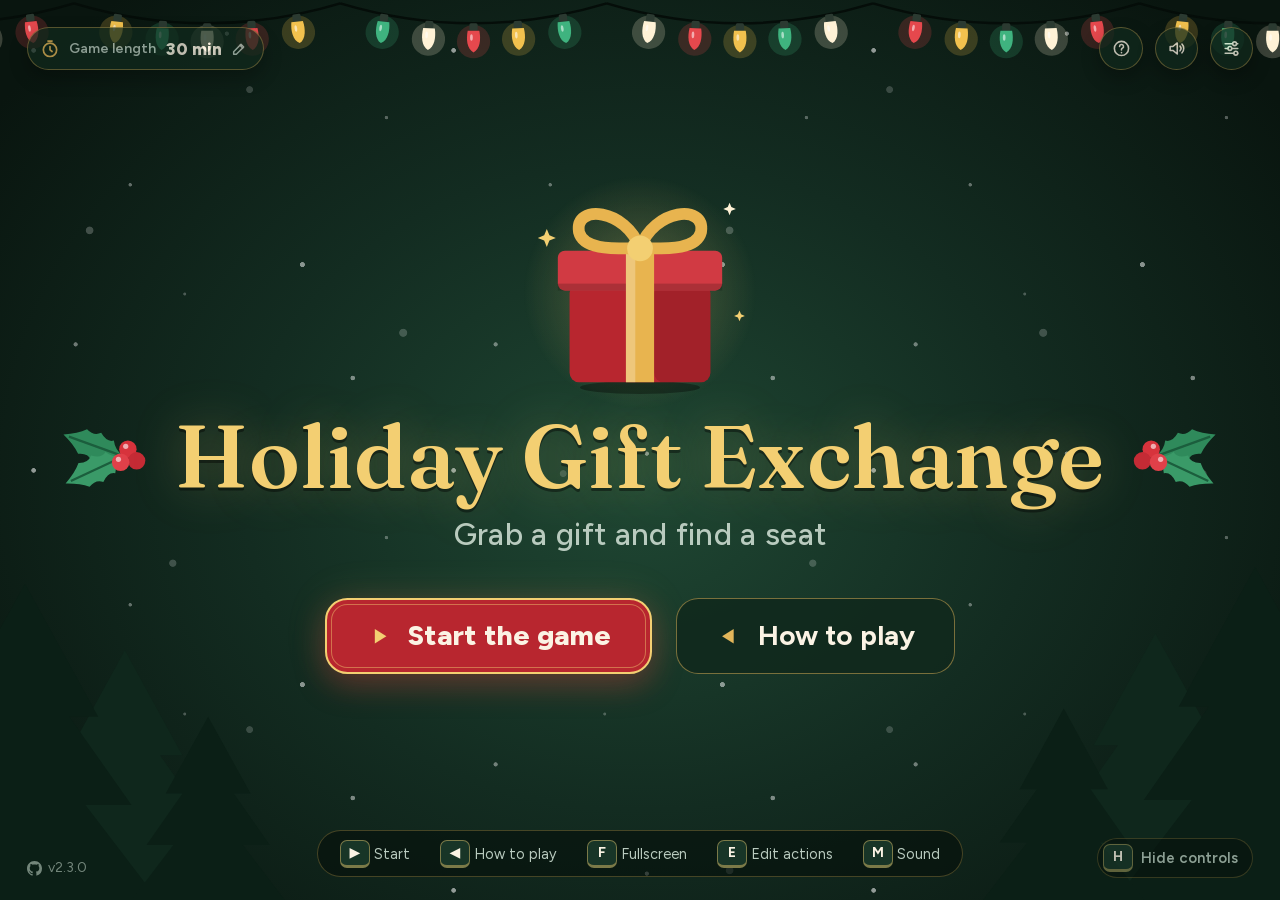
<file: index.html>
<!doctype html>
<html lang="en">
<head>
  <meta charset="utf-8">
  <meta name="viewport" content="width=device-width, initial-scale=1">
  <title></title>
  <link rel="stylesheet" href="assets/fonts/fonts.css">
  <link rel="stylesheet" href="css/styles.css">
</head>
<body>
  <!-- Icons and decorations, drawn once and reused with <use href="#id">. -->
  <svg class="sprite" aria-hidden="true" focusable="false">
    <symbol id="i-play" viewBox="0 0 24 24"><path d="M8 5.5v13l10.5-6.5z" fill="currentColor"/></symbol>
    <symbol id="i-back" viewBox="0 0 24 24"><path d="M16 5.5v13L5.5 12z" fill="currentColor"/></symbol>
    <symbol id="i-help" viewBox="0 0 24 24"><g fill="none" stroke="currentColor" stroke-width="2" stroke-linecap="round" stroke-linejoin="round"><circle cx="12" cy="12" r="9"/><path d="M9.6 9.4a2.5 2.5 0 1 1 3.5 2.3c-.7.3-1.1.9-1.1 1.7v.4"/><path d="M12 17.2v.1"/></g></symbol>
    <symbol id="i-clock" viewBox="0 0 24 24"><g fill="none" stroke="currentColor" stroke-width="2" stroke-linecap="round" stroke-linejoin="round"><circle cx="12" cy="13" r="8"/><path d="M12 9v4l2.5 2"/><path d="M9.5 2.5h5"/></g></symbol>
    <symbol id="i-pause" viewBox="0 0 24 24"><g fill="currentColor"><rect x="6" y="5" width="4" height="14" rx="1"/><rect x="14" y="5" width="4" height="14" rx="1"/></g></symbol>
    <symbol id="i-reset" viewBox="0 0 24 24"><g fill="none" stroke="currentColor" stroke-width="2.2" stroke-linecap="round" stroke-linejoin="round"><path d="M3.5 12a8.5 8.5 0 1 0 2.6-6.1"/><path d="M3.5 4v5h5"/></g></symbol>
    <symbol id="i-edit" viewBox="0 0 24 24"><g fill="none" stroke="currentColor" stroke-width="2.2" stroke-linecap="round" stroke-linejoin="round"><path d="M4 20h4L19 9l-4-4L4 16z"/><path d="M13.5 6.5l4 4"/></g></symbol>
    <symbol id="i-sound" viewBox="0 0 24 24"><g fill="none" stroke="currentColor" stroke-width="2" stroke-linecap="round" stroke-linejoin="round"><path d="M4 9.5v5h3.5L13 19V5L7.5 9.5z"/><path d="M16.5 9a4.5 4.5 0 0 1 0 6"/><path d="M19 6.5a8 8 0 0 1 0 11"/></g></symbol>
    <symbol id="i-mute" viewBox="0 0 24 24"><g fill="none" stroke="currentColor" stroke-width="2" stroke-linecap="round" stroke-linejoin="round"><path d="M4 9.5v5h3.5L13 19V5L7.5 9.5z"/><path d="M16.5 9.5l5 5M21.5 9.5l-5 5"/></g></symbol>
    <symbol id="i-sliders" viewBox="0 0 24 24"><g fill="none" stroke="currentColor" stroke-width="2" stroke-linecap="round"><path d="M4 6h9M19 6h1M4 12h3M13 12h7M4 18h11M20 18h0"/><circle cx="16" cy="6" r="2.4"/><circle cx="10" cy="12" r="2.4"/><circle cx="17.5" cy="18" r="2.4"/></g></symbol>
    <symbol id="i-github" viewBox="0 0 16 16"><path fill="currentColor" d="M8 0C3.58 0 0 3.58 0 8c0 3.54 2.29 6.53 5.47 7.59.4.07.55-.17.55-.38 0-.19-.01-.82-.01-1.49-2.01.37-2.53-.49-2.69-.94-.09-.23-.48-.94-.82-1.13-.28-.15-.68-.52-.01-.53.63-.01 1.08.58 1.23.82.72 1.21 1.87.87 2.33.66.07-.52.28-.87.51-1.07-1.78-.2-3.64-.89-3.64-3.95 0-.87.31-1.59.82-2.15-.08-.2-.36-1.02.08-2.12 0 0 .67-.21 2.2.82.64-.18 1.32-.27 2-.27.68 0 1.36.09 2 .27 1.53-1.04 2.2-.82 2.2-.82.44 1.1.16 1.92.08 2.12.51.56.82 1.27.82 2.15 0 3.07-1.87 3.75-3.65 3.95.29.25.54.73.54 1.48 0 1.07-.01 1.93-.01 2.2 0 .21.15.46.55.38A8.013 8.013 0 0016 8c0-4.42-3.58-8-8-8z"/></symbol>
    <symbol id="i-spark" viewBox="0 0 24 24"><path d="M12 1l2.9 7.1L22 11l-7.1 2.9L12 21l-2.9-7.1L2 11l7.1-2.9z" fill="currentColor"/></symbol>
    <symbol id="i-snowflake" viewBox="0 0 24 24"><g fill="none" stroke="currentColor" stroke-width="1.6" stroke-linecap="round" stroke-linejoin="round">
      <path d="M12 12V2.5M9.4 4.6L12 6.6l2.6-2"/>
      <path d="M12 12V2.5M9.4 4.6L12 6.6l2.6-2" transform="rotate(60 12 12)"/>
      <path d="M12 12V2.5M9.4 4.6L12 6.6l2.6-2" transform="rotate(120 12 12)"/>
      <path d="M12 12V2.5M9.4 4.6L12 6.6l2.6-2" transform="rotate(180 12 12)"/>
      <path d="M12 12V2.5M9.4 4.6L12 6.6l2.6-2" transform="rotate(240 12 12)"/>
      <path d="M12 12V2.5M9.4 4.6L12 6.6l2.6-2" transform="rotate(300 12 12)"/>
    </g></symbol>
    <symbol id="holly" viewBox="-50 -32 66 64">
      <g transform="rotate(200)"><path d="M0 0Q7 -2 10 -8Q14 -5 20 -10Q24 -6 30 -9Q35 -4 44 0Q35 4 30 9Q24 6 20 10Q14 5 10 8Q7 2 0 0Z" fill="#2F8A5B"/><path d="M3 0H40" stroke="#1B5E3D" stroke-width="1.6"/></g>
      <g transform="rotate(155)"><path d="M0 0Q7 -2 10 -8Q14 -5 20 -10Q24 -6 30 -9Q35 -4 44 0Q35 4 30 9Q24 6 20 10Q14 5 10 8Q7 2 0 0Z" fill="#3A9A68"/><path d="M3 0H40" stroke="#1B5E3D" stroke-width="1.6"/></g>
      <circle cx="3" cy="-5" r="6" fill="#D7333C"/><circle cx="9" cy="3" r="6" fill="#C42B35"/><circle cx="-2" cy="4" r="6" fill="#E04049"/>
      <circle cx="1.5" cy="-7" r="1.8" fill="#FFFFFF" opacity=".6"/><circle cx="-3.5" cy="2" r="1.8" fill="#FFFFFF" opacity=".6"/>
    </symbol>
    <symbol id="bow" viewBox="-115 -70 230 146">
      <path d="M-8 4L-50 70L-32 63L-24 80L8 10Z" fill="#8E1A22"/>
      <path d="M8 4L50 70L32 63L24 80L-8 10Z" fill="#A01E25"/>
      <path d="M-4 -2C-30 -52 -104 -56 -100 -12C-98 18 -40 16 -4 -2Z" fill="#C42B35"/>
      <path d="M-16 -7C-38 -36 -82 -38 -82 -14C-82 0 -46 2 -16 -7Z" fill="#8E1A22" opacity=".5"/>
      <path d="M4 -2C30 -52 104 -56 100 -12C98 18 40 16 4 -2Z" fill="#C42B35"/>
      <path d="M16 -7C38 -36 82 -38 82 -14C82 0 46 2 16 -7Z" fill="#8E1A22" opacity=".5"/>
      <rect x="-17" y="-19" width="34" height="32" rx="11" fill="#D7333C" stroke="#8E1A22" stroke-width="2"/>
      <path d="M-9 -12C-4 -15 4 -15 9 -12" fill="none" stroke="#FFFFFF" stroke-opacity=".35" stroke-width="3" stroke-linecap="round"/>
    </symbol>
    <!-- The wrapped gift from the wheel's hub, in the same units (the hub is 800 units across),
         so the title slide's gift can shrink straight into the hub. -->
    <symbol id="gift" viewBox="-46 -46 92 92">
      <g transform="translate(0 8)">
        <rect x="-30" y="-12" width="60" height="42" rx="4" fill="#B8262F"/>
        <rect x="6" y="-12" width="24" height="42" rx="4" fill="#000" opacity=".12"/>
        <rect x="-35" y="-26" width="70" height="17" rx="3" fill="#D13A43"/>
        <rect x="-35" y="-12" width="70" height="3" fill="#000" opacity=".18"/>
        <rect x="-6" y="-26" width="12" height="56" fill="#E8B44F"/>
        <rect x="-6" y="-26" width="4" height="56" fill="#FFF" opacity=".25"/>
        <g fill="none" stroke="#E8B44F" stroke-width="5" stroke-linejoin="round">
          <path d="M0 -27C6 -44 28 -46 26 -34C24 -26 10 -27 0 -27"/>
          <path d="M0 -27C-6 -44 -28 -46 -26 -34C-24 -26 -10 -27 0 -27"/>
        </g>
        <circle cx="0" cy="-27" r="5.5" fill="#F3CF72"/>
      </g>
    </symbol>
    <symbol id="bulb" viewBox="-20 -2 40 46" overflow="visible">
      <circle cy="22" r="20" fill="currentColor" opacity=".2"/>
      <rect x="-5" y="0" width="10" height="9" rx="2" fill="#2B3A31"/>
      <path d="M-7 9h14c2 10 1 22-7 26c-8-4-9-16-7-26z" fill="currentColor"/>
      <ellipse cx="-2.5" cy="17" rx="1.6" ry="4" fill="#FFFFFF" opacity=".55"/>
    </symbol>
  </svg>

  <!-- Background scenery: falling snow, pine trees, a string of lights. -->
  <div class="snow" aria-hidden="true"></div>
  <svg class="trees trees-left" viewBox="0 680 342 400" preserveAspectRatio="xMinYMax meet" aria-hidden="true">
    <path d="M150 780L81 906L219 906ZM150 846L49 990L251 990ZM150 915L24 1080L276 1080Z" fill="#0F271C"/>
    <path d="M30 700L-58 860L118 860ZM30 784L-98 966L158 966ZM30 871L-130 1080L190 1080Z" fill="#0B1F16"/>
    <path d="M250 860L199 952L301 952ZM250 908L176 1014L324 1014ZM250 959L158 1080L342 1080Z" fill="#0B1F16"/>
  </svg>
  <svg class="trees trees-right" viewBox="1563 680 357 400" preserveAspectRatio="xMaxYMax meet" aria-hidden="true">
    <path d="M1770 760L1696 894L1844 894ZM1770 830L1662 984L1878 984ZM1770 904L1636 1080L1904 1080Z" fill="#0F271C"/>
    <path d="M1890 680L1798 848L1982 848ZM1890 768L1756 960L2024 960ZM1890 860L1722 1080L2058 1080Z" fill="#0B1F16"/>
    <path d="M1660 850L1607 947L1713 947ZM1660 901L1583 1011L1737 1011ZM1660 954L1563 1080L1757 1080Z" fill="#0B1F16"/>
  </svg>
  <svg class="lights" viewBox="0 0 1920 80" preserveAspectRatio="xMidYMin slice" aria-hidden="true">
    <path class="wire" d="M-40 4Q120 52 280 4M280 4Q440 52 600 4M600 4Q760 52 920 4M920 4Q1080 52 1240 4M1240 4Q1400 52 1560 4M1560 4Q1720 52 1880 4M1880 4Q2040 52 2200 4"/>
    <g transform="translate(13 17) rotate(7)"><use href="#bulb" x="-20" y="-2" width="40" height="46" color="#E5484D"/></g>
    <g transform="translate(67 25) rotate(3)"><use href="#bulb" x="-20" y="-2" width="40" height="46" color="#F2C14E"/></g>
    <g transform="translate(120 28)"><use href="#bulb" x="-20" y="-2" width="40" height="46" color="#3FB37F"/></g>
    <g transform="translate(173 25) rotate(-3)"><use href="#bulb" x="-20" y="-2" width="40" height="46" color="#FFF2D6"/></g>
    <g transform="translate(227 17) rotate(-7)"><use href="#bulb" x="-20" y="-2" width="40" height="46" color="#E5484D"/></g>
    <g transform="translate(333 17) rotate(7)"><use href="#bulb" x="-20" y="-2" width="40" height="46" color="#F2C14E"/></g>
    <g transform="translate(387 25) rotate(3)"><use href="#bulb" x="-20" y="-2" width="40" height="46" color="#3FB37F"/></g>
    <g transform="translate(440 28)"><use href="#bulb" x="-20" y="-2" width="40" height="46" color="#FFF2D6"/></g>
    <g transform="translate(493 25) rotate(-3)"><use href="#bulb" x="-20" y="-2" width="40" height="46" color="#E5484D"/></g>
    <g transform="translate(547 17) rotate(-7)"><use href="#bulb" x="-20" y="-2" width="40" height="46" color="#F2C14E"/></g>
    <g transform="translate(653 17) rotate(7)"><use href="#bulb" x="-20" y="-2" width="40" height="46" color="#3FB37F"/></g>
    <g transform="translate(707 25) rotate(3)"><use href="#bulb" x="-20" y="-2" width="40" height="46" color="#FFF2D6"/></g>
    <g transform="translate(760 28)"><use href="#bulb" x="-20" y="-2" width="40" height="46" color="#E5484D"/></g>
    <g transform="translate(813 25) rotate(-3)"><use href="#bulb" x="-20" y="-2" width="40" height="46" color="#F2C14E"/></g>
    <g transform="translate(867 17) rotate(-7)"><use href="#bulb" x="-20" y="-2" width="40" height="46" color="#3FB37F"/></g>
    <g transform="translate(973 17) rotate(7)"><use href="#bulb" x="-20" y="-2" width="40" height="46" color="#FFF2D6"/></g>
    <g transform="translate(1027 25) rotate(3)"><use href="#bulb" x="-20" y="-2" width="40" height="46" color="#E5484D"/></g>
    <g transform="translate(1080 28)"><use href="#bulb" x="-20" y="-2" width="40" height="46" color="#F2C14E"/></g>
    <g transform="translate(1133 25) rotate(-3)"><use href="#bulb" x="-20" y="-2" width="40" height="46" color="#3FB37F"/></g>
    <g transform="translate(1187 17) rotate(-7)"><use href="#bulb" x="-20" y="-2" width="40" height="46" color="#FFF2D6"/></g>
    <g transform="translate(1293 17) rotate(7)"><use href="#bulb" x="-20" y="-2" width="40" height="46" color="#E5484D"/></g>
    <g transform="translate(1347 25) rotate(3)"><use href="#bulb" x="-20" y="-2" width="40" height="46" color="#F2C14E"/></g>
    <g transform="translate(1400 28)"><use href="#bulb" x="-20" y="-2" width="40" height="46" color="#3FB37F"/></g>
    <g transform="translate(1453 25) rotate(-3)"><use href="#bulb" x="-20" y="-2" width="40" height="46" color="#FFF2D6"/></g>
    <g transform="translate(1507 17) rotate(-7)"><use href="#bulb" x="-20" y="-2" width="40" height="46" color="#E5484D"/></g>
    <g transform="translate(1613 17) rotate(7)"><use href="#bulb" x="-20" y="-2" width="40" height="46" color="#F2C14E"/></g>
    <g transform="translate(1667 25) rotate(3)"><use href="#bulb" x="-20" y="-2" width="40" height="46" color="#3FB37F"/></g>
    <g transform="translate(1720 28)"><use href="#bulb" x="-20" y="-2" width="40" height="46" color="#FFF2D6"/></g>
    <g transform="translate(1773 25) rotate(-3)"><use href="#bulb" x="-20" y="-2" width="40" height="46" color="#E5484D"/></g>
    <g transform="translate(1827 17) rotate(-7)"><use href="#bulb" x="-20" y="-2" width="40" height="46" color="#F2C14E"/></g>
  </svg>

  <main id="app">
    <header class="top">
      <svg class="holly" aria-hidden="true"><use href="#holly"/></svg>
      <h1 data-text="heading"></h1>
      <svg class="holly flip" aria-hidden="true"><use href="#holly"/></svg>
    </header>

    <div class="timer" id="timer">
      <button type="button" class="timer-time" id="timer-time" data-title="timerSetMinutes">30:00</button>
      <span class="timer-status" id="timer-status"></span>
      <div class="timer-controls">
        <button type="button" id="timer-toggle" class="icon-btn"><svg aria-hidden="true"><use href="#i-play"/></svg></button>
        <button type="button" id="timer-reset" class="icon-btn" data-title="timerResetButton" data-aria-label="timerResetButton"><svg aria-hidden="true"><use href="#i-reset"/></svg></button>
        <button type="button" id="timer-edit" class="icon-btn" data-title="timerSetMinutes" data-aria-label="timerSetMinutes"><svg aria-hidden="true"><use href="#i-edit"/></svg></button>
      </div>
    </div>

    <section class="stage" id="stage">
      <div class="wheel-wrap">
        <canvas id="wheel" data-aria-label="wheelLabel"></canvas>
        <svg class="pointer" id="pointer" viewBox="0 0 60 72" aria-hidden="true">
          <path d="M30 69L6 17A26 26 0 0 1 54 17Z" fill="#FBF1DE" stroke="#8E1A22" stroke-width="4" stroke-linejoin="round"/>
          <path d="M30 10.5l3.4 7 7.7 1.1-5.6 5.4 1.3 7.7-6.8-3.6-6.8 3.6 1.3-7.7-5.6-5.4 7.7-1.1z" fill="#E8B44F" stroke="#9C6E22" stroke-width="1.2" stroke-linejoin="round"/>
        </svg>
      </div>
    </section>

    <footer class="hint" id="hint">
      <span><kbd>▶</kbd> <span data-text="hintSpin"></span></span>
      <span><kbd>◀</kbd> <span data-text="hintDismiss"></span></span>
      <span><kbd>F</kbd> <span data-text="hintFullscreen"></span></span>
      <span><kbd>T</kbd> <span data-text="hintTimer"></span></span>
      <span><kbd>R</kbd> <span data-text="hintReset"></span></span>
      <span><kbd>E</kbd> <span data-text="hintEdit"></span></span>
      <span><kbd>M</kbd> <span data-text="hintSound"></span></span>
      <span><kbd>I</kbd> <span data-text="hintRules"></span></span>
    </footer>

    <div class="corner">
      <button type="button" id="rules-btn" class="icon-btn" data-title="rulesButtonTip" data-aria-label="rulesButtonTip"><svg aria-hidden="true"><use href="#i-help"/></svg></button>
      <button type="button" id="sound-btn" class="icon-btn"><svg aria-hidden="true"><use href="#i-sound"/></svg></button>
      <button type="button" id="edit-btn" class="icon-btn" data-title="editActionsButton" data-aria-label="editActionsButton"><svg aria-hidden="true"><use href="#i-sliders"/></svg></button>
    </div>

    <button type="button" class="ui-toggle" id="ui-toggle" data-title="showHideControlsButton"><kbd>H</kbd> <span id="ui-toggle-label"></span></button>

    <a class="version" id="version" href="https://github.com/kevarch/holiday-gift-exchange-party-game" target="_blank" rel="noopener" data-title="versionLink" hidden><svg aria-hidden="true"><use href="#i-github"/></svg><span id="version-label"></span></a>
  </main>

  <!-- Title slide, shown on load until the game starts. The game's own title (.top) is
       scaled up into the empty slot here, then glides back into place when the game starts. -->
  <section class="splash" id="splash" hidden>
    <button type="button" class="game-length" id="splash-length" data-title="timerSetMinutes">
      <svg class="gl-icon" aria-hidden="true"><use href="#i-clock"/></svg>
      <span class="gl-label" data-text="splashLengthLabel"></span>
      <span class="gl-value" id="splash-length-value"></span>
      <svg class="gl-edit" aria-hidden="true"><use href="#i-edit"/></svg>
    </button>
    <div class="splash-body">
      <div class="splash-gift" aria-hidden="true">
        <svg class="gift-spark s1"><use href="#i-spark"/></svg>
        <svg class="gift-spark s2"><use href="#i-spark"/></svg>
        <svg class="gift-spark s3"><use href="#i-spark"/></svg>
        <svg class="gift-box" id="splash-gift"><use href="#gift"/></svg>
      </div>
      <div class="splash-slot" id="splash-slot" aria-hidden="true"></div>
      <p class="splash-sub" data-text="splashSubtitle"></p>
      <div class="splash-buttons">
        <button type="button" class="big-btn start" id="splash-start"><svg aria-hidden="true"><use href="#i-play"/></svg><span data-text="startButton"></span></button>
        <button type="button" class="big-btn soft" id="splash-rules"><svg aria-hidden="true"><use href="#i-back"/></svg><span data-text="rulesButton"></span></button>
      </div>
    </div>
    <footer class="hint splash-hint">
      <span><kbd>▶</kbd> <span data-text="hintStart"></span></span>
      <span><kbd>◀</kbd> <span data-text="hintRules"></span></span>
      <span><kbd>F</kbd> <span data-text="hintFullscreen"></span></span>
      <span><kbd>E</kbd> <span data-text="hintEdit"></span></span>
      <span><kbd>M</kbd> <span data-text="hintSound"></span></span>
    </footer>
  </section>

  <div class="result rules" id="rules" hidden>
    <div class="result-card rules-card" role="dialog" aria-modal="true" aria-labelledby="rules-title">
      <svg class="rules-holly" aria-hidden="true"><use href="#holly"/></svg>
      <div class="result-kicker" id="rules-title"><svg class="spark" aria-hidden="true"><use href="#i-spark"/></svg><span data-text="rulesTitle"></span><svg class="spark" aria-hidden="true"><use href="#i-spark"/></svg></div>
      <ol class="rules-steps">
        <li><span class="step-num" aria-hidden="true">1</span><span class="step-text" data-html="rulesStep1"></span></li>
        <li><span class="step-num" aria-hidden="true">2</span><span class="step-text" data-html="rulesStep2"></span></li>
        <li><span class="step-num" aria-hidden="true">3</span><span class="step-text"><span data-html="rulesStep3"></span><span class="rules-actions" id="rules-actions"></span></span></li>
        <li><span class="step-num" aria-hidden="true">4</span><span class="step-text" id="rules-step4"></span></li>
      </ol>
      <div class="rules-buttons">
        <button type="button" class="big-btn small ink" id="rules-close"><svg aria-hidden="true"><use href="#i-back"/></svg><span data-text="rulesClose"></span></button>
        <button type="button" class="big-btn small start" id="rules-start"><svg aria-hidden="true"><use href="#i-play"/></svg><span data-text="startButton"></span></button>
      </div>
    </div>
  </div>

  <div class="result" id="result" hidden>
    <div class="result-card">
      <svg class="bow" aria-hidden="true"><use href="#bow"/></svg>
      <div class="result-kicker"><svg class="spark" aria-hidden="true"><use href="#i-spark"/></svg><span data-text="resultKicker"></span><svg class="spark" aria-hidden="true"><use href="#i-spark"/></svg></div>
      <div class="result-text" id="result-text"></div>
      <div class="result-details" id="result-details"></div>
      <div class="result-next" data-text="resultNext"></div>
    </div>
  </div>

  <div class="result gameover" id="gameover" hidden>
    <div class="result-card">
      <div class="medallion" aria-hidden="true"><svg><use href="#i-snowflake"/></svg></div>
      <div class="result-kicker"><svg class="spark" aria-hidden="true"><use href="#i-spark"/></svg><span data-text="gameoverKicker"></span><svg class="spark" aria-hidden="true"><use href="#i-spark"/></svg></div>
      <div class="result-text" data-text="gameoverTitle"></div>
      <div class="result-details" data-text="gameoverDetails"></div>
      <div class="result-next" data-text="gameoverNext"></div>
      <svg class="icicles" viewBox="0 -4 1000 66" preserveAspectRatio="none" aria-hidden="true"><path d="M0 -4L0 0L15 40L30 0L50 0L60 22L70 0L95 0L110 58L125 0L150 0L159 26L168 0L190 0L206 46L222 0L250 0L258 20L266 0L290 0L305 62L320 0L345 0L355 30L365 0L390 0L405 44L420 0L450 0L458 18L466 0L490 0L506 56L522 0L548 0L557 28L566 0L590 0L605 48L620 0L650 0L659 22L668 0L690 0L706 60L722 0L750 0L759 26L768 0L790 0L805 42L820 0L850 0L858 20L866 0L890 0L906 54L922 0L950 0L959 30L968 0L1000 0L1000 -4Z"/></svg>
    </div>
  </div>

  <div class="editor" id="timer-editor" hidden>
    <form class="editor-card timer-card" id="timer-form">
      <h2 data-text="timerEditorTitle"></h2>
      <p class="editor-help" data-text="timerEditorHelp"></p>
      <label class="timer-field">
        <input type="number" id="timer-minutes" min="1" max="600" step="1" required>
        <span data-text="timerEditorUnit"></span>
      </label>
      <p class="editor-error" id="timer-error"></p>
      <div class="editor-buttons">
        <span class="spacer"></span>
        <button type="button" id="timer-cancel" class="btn ghost" data-text="cancel"></button>
        <button type="submit" class="btn primary" data-text="save"></button>
      </div>
    </form>
  </div>

  <div class="editor" id="editor" hidden>
    <form class="editor-card" id="editor-form">
      <div class="editor-head">
        <span class="editor-badge" aria-hidden="true"><svg><use href="#i-sliders"/></svg></span>
        <h2 data-text="actionsEditorTitle"></h2>
      </div>
      <p class="editor-help" data-html="actionsEditorHelp"></p>
      <textarea id="editor-text" rows="10" spellcheck="true" wrap="off" data-aria-label="actionsEditorTitle"></textarea>
      <p class="editor-error" id="editor-error"></p>
      <div class="editor-buttons">
        <button type="button" id="editor-reset" class="btn ghost" data-text="actionsEditorReset"></button>
        <span class="spacer"></span>
        <button type="button" id="editor-cancel" class="btn ghost" data-text="cancel"></button>
        <button type="submit" class="btn primary" data-text="save"></button>
      </div>
    </form>
  </div>

  <canvas class="confetti" id="confetti" aria-hidden="true"></canvas>

  <script src="js/version.js"></script>
  <script src="js/strings.js"></script>
  <script src="js/actions.js"></script>
  <script src="js/app.js"></script>
</body>
</html>
</file>
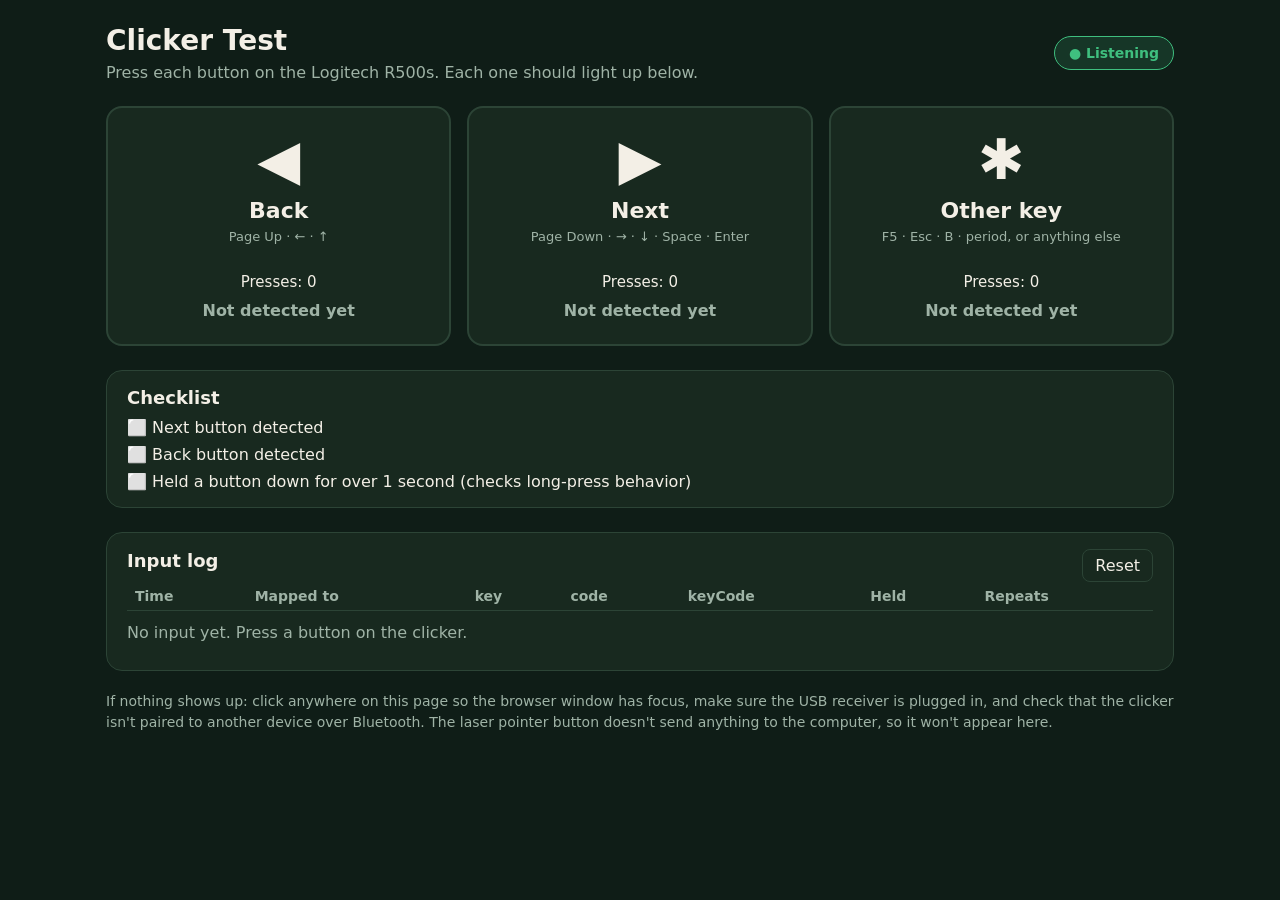
<file: clicker-test.html>
<!doctype html>
<html lang="en">
<head>
<meta charset="utf-8">
<meta name="viewport" content="width=device-width, initial-scale=1">
<title>Clicker Test</title>
<style>
  :root {
    --bg: #0f1d17;
    --panel: #18291f;
    --border: #2c4436;
    --fg: #f3efe6;
    --muted: #9fb3a6;
    --green: #3fbf7f;
    --red: #e0524d;
    --gold: #f2c14e;
  }
  * { box-sizing: border-box; }
  html, body { height: 100%; }
  body {
    margin: 0;
    font-family: system-ui, -apple-system, "Segoe UI", sans-serif;
    background: var(--bg);
    color: var(--fg);
  }
  main { max-width: 1100px; margin: 0 auto; padding: 24px 16px 40px; }
  header { display: flex; flex-wrap: wrap; align-items: center; justify-content: space-between; gap: 12px; }
  h1 { margin: 0; font-size: 28px; }
  .sub { color: var(--muted); margin: 6px 0 0; }
  .focus {
    padding: 8px 14px; border-radius: 999px; font-weight: 600; font-size: 14px;
    border: 1px solid var(--border);
  }
  .focus.on { background: rgba(63,191,127,.15); color: var(--green); border-color: var(--green); }
  .focus.off { background: rgba(224,82,77,.15); color: var(--red); border-color: var(--red); }

  .buttons { display: grid; grid-template-columns: repeat(3, 1fr); gap: 16px; margin-top: 24px; }
  .btn {
    background: var(--panel); border: 2px solid var(--border); border-radius: 16px;
    padding: 24px 16px; text-align: center; transition: background .12s, border-color .12s, transform .12s;
  }
  .btn .icon { font-size: 56px; line-height: 1; }
  .btn .name { font-size: 22px; font-weight: 700; margin-top: 10px; }
  .btn .keys { color: var(--muted); font-size: 13px; margin-top: 6px; min-height: 2.6em; }
  .btn .count { font-size: 15px; margin-top: 10px; }
  .btn .status { margin-top: 10px; font-weight: 700; color: var(--muted); }
  .btn.ok .status { color: var(--green); }
  .btn.down { background: rgba(242,193,78,.18); border-color: var(--gold); transform: scale(1.03); }

  .checklist { margin-top: 24px; background: var(--panel); border: 1px solid var(--border); border-radius: 16px; padding: 16px 20px; }
  .checklist h2, .log h2 { margin: 0 0 10px; font-size: 18px; }
  .checklist ul { list-style: none; margin: 0; padding: 0; display: grid; gap: 8px; }
  .checklist li::before { content: "⬜ "; }
  .checklist li.done::before { content: "✅ "; }
  .checklist li.done { color: var(--green); }

  .log { margin-top: 24px; background: var(--panel); border: 1px solid var(--border); border-radius: 16px; padding: 16px 20px; }
  .log-head { display: flex; justify-content: space-between; align-items: center; gap: 12px; }
  button.reset {
    background: transparent; color: var(--fg); border: 1px solid var(--border);
    border-radius: 8px; padding: 6px 12px; font: inherit; cursor: pointer;
  }
  button.reset:hover { border-color: var(--muted); }
  .table-wrap { overflow-x: auto; }
  table { width: 100%; border-collapse: collapse; font-size: 14px; font-variant-numeric: tabular-nums; }
  th, td { text-align: left; padding: 6px 8px; border-bottom: 1px solid var(--border); white-space: nowrap; }
  th { color: var(--muted); font-weight: 600; }
  td.mapped-next { color: var(--green); font-weight: 600; }
  td.mapped-back { color: var(--gold); font-weight: 600; }
  td.mapped-other { color: #7fb4ff; font-weight: 600; }
  .empty { color: var(--muted); padding: 12px 0; }
  .tips { color: var(--muted); font-size: 14px; margin-top: 20px; line-height: 1.5; }

  @media (max-width: 700px) {
    .buttons { grid-template-columns: 1fr; }
  }
</style>
</head>
<body>
<main>
  <header>
    <div>
      <h1>Clicker Test</h1>
      <p class="sub">Press each button on the Logitech R500s. Each one should light up below.</p>
    </div>
    <div id="focus" class="focus on">● Listening</div>
  </header>

  <section class="buttons">
    <div class="btn" id="btn-back">
      <div class="icon">◀</div>
      <div class="name">Back</div>
      <div class="keys">Page Up · ← · ↑</div>
      <div class="count">Presses: <span>0</span></div>
      <div class="status">Not detected yet</div>
    </div>
    <div class="btn" id="btn-next">
      <div class="icon">▶</div>
      <div class="name">Next</div>
      <div class="keys">Page Down · → · ↓ · Space · Enter</div>
      <div class="count">Presses: <span>0</span></div>
      <div class="status">Not detected yet</div>
    </div>
    <div class="btn" id="btn-other">
      <div class="icon">✱</div>
      <div class="name">Other key</div>
      <div class="keys">F5 · Esc · B · period, or anything else</div>
      <div class="count">Presses: <span>0</span></div>
      <div class="status">Not detected yet</div>
    </div>
  </section>

  <section class="checklist">
    <h2>Checklist</h2>
    <ul>
      <li id="chk-next">Next button detected</li>
      <li id="chk-back">Back button detected</li>
      <li id="chk-hold">Held a button down for over 1 second (checks long-press behavior)</li>
    </ul>
  </section>

  <section class="log">
    <div class="log-head">
      <h2>Input log</h2>
      <button class="reset" id="reset" type="button">Reset</button>
    </div>
    <div class="table-wrap">
      <table>
        <thead>
          <tr><th>Time</th><th>Mapped to</th><th>key</th><th>code</th><th>keyCode</th><th>Held</th><th>Repeats</th></tr>
        </thead>
        <tbody id="log-body"></tbody>
      </table>
    </div>
    <div class="empty" id="log-empty">No input yet. Press a button on the clicker.</div>
  </section>

  <p class="tips">
    If nothing shows up: click anywhere on this page so the browser window has focus, make sure the USB receiver is plugged in,
    and check that the clicker isn't paired to another device over Bluetooth. The laser pointer button doesn't send anything to the computer,
    so it won't appear here.
  </p>
</main>

<script>
(function () {
  var NEXT_KEYS = ['PageDown', 'ArrowRight', 'ArrowDown', ' ', 'Enter'];
  var BACK_KEYS = ['PageUp', 'ArrowLeft', 'ArrowUp', 'Backspace'];

  var cards = {
    next: document.getElementById('btn-next'),
    back: document.getElementById('btn-back'),
    other: document.getElementById('btn-other')
  };
  var counts = { next: 0, back: 0, other: 0 };
  var logBody = document.getElementById('log-body');
  var logEmpty = document.getElementById('log-empty');
  var focusEl = document.getElementById('focus');

  // Track keys currently held: code -> { start, repeats, row }
  var held = {};

  function classify(key) {
    if (NEXT_KEYS.indexOf(key) !== -1) return 'next';
    if (BACK_KEYS.indexOf(key) !== -1) return 'back';
    return 'other';
  }

  function label(kind) {
    return kind === 'next' ? 'Next' : kind === 'back' ? 'Back' : 'Other';
  }

  function displayKey(key) {
    return key === ' ' ? 'Space' : key;
  }

  function timeStr(d) {
    return d.toLocaleTimeString([], { hour12: false }) + '.' + String(d.getMilliseconds()).padStart(3, '0');
  }

  function cell(text, cls) {
    var td = document.createElement('td');
    td.textContent = text;
    if (cls) td.className = cls;
    return td;
  }

  function markChecklist(id) {
    document.getElementById(id).classList.add('done');
  }

  document.addEventListener('keydown', function (e) {
    // Stop the browser from scrolling or navigating on these keys.
    e.preventDefault();

    var id = e.code || e.key;
    if (held[id]) {
      held[id].repeats++;
      held[id].row.children[6].textContent = held[id].repeats;
      return;
    }

    var kind = classify(e.key);
    counts[kind]++;
    var card = cards[kind];
    card.classList.add('down', 'ok');
    card.querySelector('.count span').textContent = counts[kind];
    card.querySelector('.status').textContent = '✓ Working · last key: ' + displayKey(e.key);
    if (kind === 'next') markChecklist('chk-next');
    if (kind === 'back') markChecklist('chk-back');

    var row = document.createElement('tr');
    row.appendChild(cell(timeStr(new Date())));
    row.appendChild(cell(label(kind), 'mapped-' + kind));
    row.appendChild(cell(displayKey(e.key)));
    row.appendChild(cell(e.code || '—'));
    row.appendChild(cell(String(e.keyCode)));
    row.appendChild(cell('…'));
    row.appendChild(cell('0'));
    logBody.insertBefore(row, logBody.firstChild);
    logEmpty.style.display = 'none';
    while (logBody.children.length > 50) logBody.removeChild(logBody.lastChild);

    held[id] = { start: performance.now(), repeats: 0, row: row, kind: kind };
  });

  document.addEventListener('keyup', function (e) {
    e.preventDefault();
    var id = e.code || e.key;
    var h = held[id];
    if (!h) return;
    var ms = Math.round(performance.now() - h.start);
    h.row.children[5].textContent = ms + ' ms';
    if (ms >= 1000) markChecklist('chk-hold');
    delete held[id];
    var stillDown = Object.keys(held).some(function (k) { return held[k].kind === h.kind; });
    if (!stillDown) cards[h.kind].classList.remove('down');
  });

  function setFocus(on) {
    focusEl.className = 'focus ' + (on ? 'on' : 'off');
    focusEl.textContent = on ? '● Listening' : '● Click this page to listen';
  }
  window.addEventListener('focus', function () { setFocus(true); });
  window.addEventListener('blur', function () {
    setFocus(false);
    held = {};
    Object.keys(cards).forEach(function (k) { cards[k].classList.remove('down'); });
  });
  setFocus(document.hasFocus());

  document.getElementById('reset').addEventListener('click', function (e) {
    e.currentTarget.blur();
    counts = { next: 0, back: 0, other: 0 };
    held = {};
    logBody.innerHTML = '';
    logEmpty.style.display = '';
    Object.keys(cards).forEach(function (k) {
      cards[k].classList.remove('down', 'ok');
      cards[k].querySelector('.count span').textContent = '0';
      cards[k].querySelector('.status').textContent = 'Not detected yet';
    });
    document.querySelectorAll('.checklist li').forEach(function (li) { li.classList.remove('done'); });
  });
})();
</script>
</body>
</html>
</file>
<file: assets/fonts/fonts.css>
/* Bundled fonts, embedded as base64 so they load from file:// in every browser
   (Firefox refuses separate font files on local pages).
   Generated from figtree.woff2 and fraunces.woff2 in this folder (Google Fonts, latin subset).
   Both are licensed under the SIL Open Font License 1.1: see OFL-Figtree.txt and OFL-Fraunces.txt. */
@font-face {
  font-family: 'Figtree';
  font-style: normal;
  font-weight: 400 800;
  font-display: swap;
  src: url([data-uri]) format('woff2');
}
@font-face {
  font-family: 'Fraunces';
  font-style: normal;
  font-weight: 500 700;
  font-display: swap;
  src: url([data-uri]) format('woff2');
}
</file>
<file: css/styles.css>
/* Holiday Gift Exchange: midnight pine, brass and cranberry.
   Fonts (Fraunces for display, Figtree for everything else) are bundled in assets/fonts/. */
:root {
  /* Night sky and panels */
  --night: #09150F;
  --night-mid: #132C21;
  --night-glow: #1F4733;
  --panel: #11281D;
  --panel-raised: #183527;
  --field: #0A1912;
  /* Brass and gold */
  --brass: #E2B65A;
  --gold: #F3CF72;
  --line: rgba(226, 182, 90, .45);
  --line-soft: rgba(226, 182, 90, .28);
  /* Text */
  --cream: #FBF3E4;
  --mist: #B9CBBF;
  --ink: #2A140C;
  /* Ribbon colors */
  --cranberry: #B8262F;
  --ribbon: #8E1A22;
  --pine: #17402C;
  --warn: #FF8A80;
  /* Frozen (game over) */
  --ice: #A9D8FF;
  --ice-text: #BFE3FF;
  --frost: #2F5F8F;

  --display: 'Fraunces', Georgia, 'Times New Roman', serif;
  --ui: 'Figtree', system-ui, -apple-system, 'Segoe UI', sans-serif;
}
* { box-sizing: border-box; }
html, body { height: 100%; }
body {
  margin: 0;
  overflow: hidden;
  font-family: var(--ui);
  color: var(--cream);
  background: radial-gradient(ellipse 62% 72% at 50% 54%, var(--night-glow) 0%, var(--night-mid) 50%, var(--night) 100%);
  background-color: var(--night);
}
button { font-family: inherit; }
.sprite { position: absolute; width: 0; height: 0; overflow: hidden; }

/* ---------- scenery ---------- */
.snow, .trees, .lights { position: fixed; pointer-events: none; z-index: 0; }
.snow { inset: 0; overflow: hidden; }
.snow::before, .snow::after {
  content: '';
  position: absolute;
  left: 0;
  right: 0;
  bottom: 0;
}
.snow::before {
  top: -420px;
  background-size: 420px 420px;
  background-image:
    radial-gradient(circle at 8% 12%, rgba(255, 255, 255, .55) 0 2px, transparent 2.6px),
    radial-gradient(circle at 31% 44%, rgba(255, 255, 255, .35) 0 1.4px, transparent 2px),
    radial-gradient(circle at 54% 8%, rgba(255, 255, 255, .45) 0 1.8px, transparent 2.4px),
    radial-gradient(circle at 72% 63%, rgba(255, 255, 255, .5) 0 2.2px, transparent 2.8px),
    radial-gradient(circle at 92% 28%, rgba(255, 255, 255, .3) 0 1.4px, transparent 2px),
    radial-gradient(circle at 18% 82%, rgba(255, 255, 255, .4) 0 1.8px, transparent 2.4px),
    radial-gradient(circle at 44% 70%, rgba(255, 255, 255, .25) 0 1.2px, transparent 1.8px),
    radial-gradient(circle at 84% 90%, rgba(255, 255, 255, .45) 0 2px, transparent 2.6px);
  animation: snow-near 26s linear infinite;
}
.snow::after {
  top: -640px;
  background-size: 640px 640px;
  background-image:
    radial-gradient(circle at 14% 36%, rgba(255, 255, 255, .22) 0 3.4px, transparent 4.2px),
    radial-gradient(circle at 39% 14%, rgba(255, 255, 255, .18) 0 3px, transparent 3.8px),
    radial-gradient(circle at 63% 52%, rgba(255, 255, 255, .2) 0 3.6px, transparent 4.4px),
    radial-gradient(circle at 88% 74%, rgba(255, 255, 255, .16) 0 3px, transparent 3.8px),
    radial-gradient(circle at 27% 88%, rgba(255, 255, 255, .2) 0 3.2px, transparent 4px);
  animation: snow-far 48s linear infinite;
}
@keyframes snow-near { to { transform: translateY(420px); } }
@keyframes snow-far { to { transform: translateY(640px); } }

.trees { bottom: 0; height: 37vh; }
.trees-left { left: 0; width: calc(37vh * 342 / 400); }
.trees-right { right: 0; width: calc(37vh * 357 / 400); }

.lights { top: 0; left: 0; width: 100vw; height: 7.4vh; overflow: visible; }
.lights .wire { fill: none; stroke: #050D09; stroke-width: 3; }
.lights g { animation: twinkle 2.6s ease-in-out infinite alternate; }
.lights g:nth-of-type(2n) { animation-duration: 3.4s; animation-delay: -1.2s; }
.lights g:nth-of-type(3n) { animation-duration: 2.1s; animation-delay: -.5s; }
@keyframes twinkle { from { opacity: .6; } to { opacity: 1; } }

@media (prefers-reduced-motion: reduce) {
  .snow::before, .snow::after, .lights g { animation: none; }
}
/* While the game starts, the lights chase each other in time with the welcome jingle. */
@media (prefers-reduced-motion: no-preference) {
  .celebrate .lights g,
  .celebrate .lights g:nth-of-type(2n),
  .celebrate .lights g:nth-of-type(3n) { animation: chase .32s step-end infinite; animation-delay: 0s; }
  .celebrate .lights g:nth-of-type(2n) { animation-delay: -.16s; }
  .celebrate .lights { filter: brightness(1.15) saturate(1.1); }
}
@keyframes chase {
  0% { opacity: .3; }
  50% { opacity: 1; }
}

/* ---------- layout ---------- */
/* No z-index here on purpose: #app must not form its own stacking layer, so the timer
   inside it can sit above the modals (see the layer list under "game timer"). It still
   paints above the scenery because it comes after it in the page. */
#app {
  position: relative;
  height: 100%;
  display: flex;
  flex-direction: column;
  align-items: center;
  padding: max(56px, 7.4vh) 16px clamp(12px, 2.6vh, 28px);
}

.top {
  position: relative;
  z-index: 6; /* above the title slide's gift and the wheel as they move in when the game starts */
  display: flex;
  align-items: center;
  gap: clamp(10px, 2vh, 22px);
}
.top h1 {
  margin: 0;
  font-family: var(--display);
  font-weight: 600;
  font-size: clamp(26px, 6.3vh, 68px);
  line-height: 1.05;
  letter-spacing: .005em;
  text-align: center;
  color: var(--gold);
  text-shadow: 0 2px 0 rgba(0, 0, 0, .4), 0 0 32px rgba(243, 207, 114, .28);
}
.holly {
  flex: none;
  width: clamp(29px, 6.8vh, 74px);
  height: clamp(28px, 6.6vh, 72px);
}
.holly.flip { transform: scaleX(-1); }
@media (max-width: 700px) {
  .holly { display: none; }
}

/* ---------- game timer ---------- */
/* Layers, bottom to top: scenery 0, page, title slide 5, game title and H tip 6, result/
   game-over/how-to-play cards 10, confetti 15, editors 20, timer 30. The timer is the top-most
   item so the room can always see the clock, even while a card or editor is open
   (wide screens only; see below). */
.timer {
  position: fixed;
  top: clamp(12px, 3vh, 32px);
  left: clamp(12px, 3vh, 32px);
  z-index: 30;
  width: clamp(180px, 24.8vh, 280px);
  display: flex;
  flex-direction: column;
  align-items: center;
  gap: clamp(4px, .8vh, 8px);
  padding: clamp(10px, 1.7vh, 18px) clamp(12px, 1.9vh, 20px) clamp(10px, 1.5vh, 16px);
  border: 2px solid var(--brass);
  border-radius: clamp(16px, 2vh, 22px);
  background: var(--panel);
  box-shadow: inset 0 0 0 5px var(--panel), inset 0 0 0 6px rgba(226, 182, 90, .32), 0 16px 40px rgba(0, 0, 0, .5);
  text-align: center;
}
/* Narrow screens: drop the box into the page flow so it can't cover the title. Here
   the cards fill the screen, so the timer goes back under them rather than on top. */
@media (max-width: 700px) {
  .timer { position: static; z-index: auto; margin-top: 8px; } /* z-index still counts on a flex item */
}
.timer-time {
  font-family: var(--display);
  font-weight: 700;
  font-size: clamp(32px, 7.8vh, 86px);
  line-height: 1.05;
  font-variant-numeric: tabular-nums lining-nums;
  letter-spacing: -.01em;
  color: var(--cream);
  background: none;
  border: 0;
  padding: 0;
  cursor: pointer;
  white-space: nowrap;
  text-shadow: 0 2px 0 rgba(0, 0, 0, .35);
}
.timer-status {
  font-size: clamp(12px, 1.6vh, 18px);
  font-weight: 800;
  letter-spacing: .12em;
  text-transform: uppercase;
  color: var(--mist);
}
.timer-status:empty { display: none; }
.timer.paused .timer-time { opacity: .5; }
.timer.low .timer-time { color: var(--warn); }
.timer.final .timer-time { animation: pulse 1s ease-in-out infinite; }
.timer.over { border-color: var(--ice); box-shadow: inset 0 0 0 5px var(--panel), inset 0 0 0 6px rgba(169, 216, 255, .32), 0 16px 40px rgba(0, 0, 0, .5); }
.timer.over .timer-time,
.timer.over .timer-status { color: var(--ice-text); }
@keyframes pulse {
  0%, 100% { transform: scale(1); }
  50% { transform: scale(1.12); }
}
.timer-controls { display: flex; justify-content: center; gap: 10px; margin-top: 2px; }
.timer-controls .icon-btn {
  width: clamp(36px, 4.1vh, 44px);
  height: clamp(36px, 4.1vh, 44px);
  background: var(--panel-raised);
  box-shadow: none;
}
.timer-controls .icon-btn svg { width: 45%; height: 45%; }

/* ---------- wheel ---------- */
.stage {
  flex: 1;
  min-height: 0;
  width: 100%;
  display: flex;
  flex-direction: column;
  align-items: center;
  justify-content: center;
}
.wheel-wrap { position: relative; }
#wheel {
  display: block;
  cursor: pointer;
  filter: drop-shadow(0 18px 40px rgba(0, 0, 0, .55));
}
/* Sized and placed relative to the wheel so its tip always meets the slices. */
.pointer {
  position: absolute;
  z-index: 2;
  top: -3.6%;
  left: 0;
  right: 0;
  width: 8.5%;
  height: auto;
  aspect-ratio: 60 / 72;
  margin: 0 auto;
  filter: drop-shadow(0 5px 6px rgba(0, 0, 0, .45));
  transform-origin: 50% 30%;
  pointer-events: none;
}
.pointer.tick { animation: tick .09s ease-out; }
@keyframes tick {
  0% { transform: rotate(0); }
  40% { transform: rotate(-14deg); }
  100% { transform: rotate(0); }
}

/* Game over: the wheel freezes over. */
.frozen #wheel {
  cursor: default;
  filter: grayscale(.7) brightness(.92) sepia(.3) hue-rotate(170deg) drop-shadow(0 18px 40px rgba(0, 0, 0, .55));
}
.frozen .wheel-wrap::after {
  content: '';
  position: absolute;
  inset: 1.5%;
  border-radius: 50%;
  background: radial-gradient(circle, rgba(225, 242, 255, 0) 45%, rgba(225, 242, 255, .38) 100%);
  box-shadow: inset 0 0 50px rgba(255, 255, 255, .55);
  pointer-events: none;
}

/* ---------- key hints ---------- */
.hint {
  display: flex;
  flex-wrap: wrap;
  justify-content: center;
  align-items: center;
  gap: 8px 30px;
  max-width: 100%;
  margin-top: clamp(6px, 1.3vh, 14px);
  padding: clamp(6px, .9vh, 10px) clamp(14px, 2.4vh, 26px);
  border: 1px solid var(--line-soft);
  border-radius: 999px;
  background: rgba(6, 16, 11, .6);
  color: var(--mist);
  font-size: clamp(13px, 1.6vh, 17px);
}
.hint > span { display: inline-flex; align-items: center; gap: 4px; }
kbd {
  display: inline-flex;
  align-items: center;
  justify-content: center;
  min-width: 30px;
  height: 28px;
  padding: 0 7px;
  border: 1px solid rgba(243, 207, 114, .45);
  border-bottom-width: 3px;
  border-radius: 7px;
  background: var(--panel-raised);
  color: var(--cream);
  font: 700 14px/1 var(--ui);
}

/* ---------- corner buttons ---------- */
.corner {
  position: fixed;
  top: clamp(12px, 3vh, 32px);
  right: clamp(12px, 3vh, 32px);
  display: flex;
  gap: 12px;
}
.icon-btn {
  display: inline-flex;
  align-items: center;
  justify-content: center;
  width: clamp(42px, 4.8vh, 52px);
  height: clamp(42px, 4.8vh, 52px);
  padding: 0;
  border-radius: 50%;
  border: 1px solid var(--line);
  background: var(--panel);
  color: var(--cream);
  cursor: pointer;
  opacity: .75;
  box-shadow: 0 8px 20px rgba(0, 0, 0, .35);
  transition: opacity .15s, border-color .15s, background-color .15s;
}
.icon-btn svg { width: 46%; height: 46%; }
.icon-btn:hover, .icon-btn:focus-visible { opacity: 1; border-color: var(--gold); background: var(--panel-raised); }
.icon-btn:disabled { opacity: .3; cursor: default; border-color: var(--line-soft); }
.icon-btn:focus-visible, .ui-toggle:focus-visible, .timer-time:focus-visible, .btn:focus-visible {
  outline: 2px solid var(--gold);
  outline-offset: 2px;
}

/* Clean display (H): hide the chrome so the room only sees the wheel and the clock.
   Fullscreen turns this on automatically. */
.clean .hint, .clean .corner, .clean .timer-controls, .clean .version { display: none; }
.clean .timer-time { cursor: default; }

/* Always-visible tip for toggling the clean display. */
.ui-toggle {
  position: fixed;
  right: clamp(12px, 3vh, 32px);
  bottom: clamp(12px, 2.4vh, 26px);
  z-index: 6;
  display: flex;
  align-items: center;
  gap: 8px;
  padding: 5px 14px 5px 5px;
  border: 1px solid var(--line-soft);
  border-radius: 999px;
  background: rgba(6, 16, 11, .6);
  color: var(--mist);
  font: 600 15px/1.2 var(--ui);
  cursor: pointer;
  opacity: .75;
  transition: opacity .15s;
}
.ui-toggle:hover { opacity: 1; }
.clean .ui-toggle { opacity: .25; padding-right: 5px; border-color: transparent; background: none; }
.clean .ui-toggle:hover { opacity: .8; }
.clean .ui-toggle span { display: none; }

/* App version: faint, lower-left, only while the controls are visible. Links to the GitHub repo. */
.version {
  position: fixed;
  left: clamp(12px, 3vh, 32px);
  bottom: clamp(12px, 2.6vh, 28px);
  display: inline-flex;
  align-items: center;
  gap: 6px;
  color: var(--mist);
  font: 14px/1.2 var(--ui);
  font-variant-numeric: tabular-nums;
  text-decoration: none;
  opacity: .6;
  user-select: none;
  transition: opacity .2s;
}
.version svg { width: 15px; height: 15px; flex: none; }
.version:hover, .version:focus-visible { opacity: 1; }
.version:hover span, .version:focus-visible span { text-decoration: underline; text-underline-offset: 3px; }
.version:focus-visible { outline: 2px solid var(--gold); outline-offset: 2px; border-radius: 3px; }
.version[hidden] { display: none; }

/* ---------- title slide ---------- */
/* Shown on load until the game starts. It lies over the game screen (same scenery), whose
   clock, wheel and key hints stay hidden but laid out, so the start can animate into them.
   The title is the game's own heading, scaled up into .splash-slot by app.js. */
.splash {
  position: fixed;
  inset: 0;
  z-index: 5;
  display: flex;
  flex-direction: column;
  align-items: center;
  padding: max(56px, 7.4vh) 16px clamp(12px, 2.6vh, 28px);
  pointer-events: none; /* only its buttons take clicks, so the corner buttons stay usable */
}
.splash[hidden] { display: none; }
.splash button { pointer-events: auto; }
.splash-on .timer, .splash-on .stage, .splash-on #hint { visibility: hidden; }
.splash-body {
  flex: 1;
  min-height: 0;
  display: flex;
  flex-direction: column;
  align-items: center;
  justify-content: center;
  padding-bottom: 3vh;
}
.splash-gift {
  position: relative;
  flex: none;
  width: clamp(100px, 24vh, 260px);
  height: clamp(100px, 24vh, 260px);
  margin-bottom: 1vh;
}
.splash-gift::before {
  content: '';
  position: absolute;
  inset: -8%;
  border-radius: 50%;
  background: radial-gradient(circle, rgba(243, 207, 114, .3) 0, rgba(243, 207, 114, 0) 66%);
}
.splash-gift::after { /* shadow on the "floor" under the gift */
  content: '';
  position: absolute;
  left: 22%;
  right: 22%;
  top: 91%;
  height: 6%;
  border-radius: 50%;
  background: rgba(0, 0, 0, .35);
}
.gift-box {
  position: absolute;
  z-index: 1;
  inset: 0;
  width: 100%;
  height: 100%;
  transform-origin: 50% 50%;
}
.gift-spark { position: absolute; z-index: 1; color: var(--gold); }
.gift-spark.s1 { width: 10%; height: 10%; left: 2%; top: 20%; }
.gift-spark.s2 { width: 7%; height: 7%; right: 5%; top: 8%; color: #FFF2D6; }
.gift-spark.s3 { width: 6%; height: 6%; right: 1%; top: 58%; }
@media (prefers-reduced-motion: no-preference) {
  .gift-box { animation: bob 3.2s ease-in-out infinite; }
  .gift-spark { animation: sparkle 2.4s ease-in-out infinite; }
  .gift-spark.s2 { animation-delay: -.8s; }
  .gift-spark.s3 { animation-delay: -1.6s; }
}
@keyframes bob { 50% { transform: translateY(-3.5%); } }
@keyframes sparkle {
  0%, 100% { opacity: .25; transform: scale(.65); }
  50% { opacity: 1; transform: scale(1); }
}
.splash-slot { flex: none; }
.splash-sub {
  margin: 1.4vh 0 0;
  font-size: clamp(17px, 3.5vh, 38px);
  font-weight: 500;
  letter-spacing: .01em;
  text-align: center;
  color: var(--mist);
}
.splash-buttons {
  display: flex;
  flex-wrap: wrap;
  justify-content: center;
  gap: clamp(12px, 2.6vh, 28px);
  margin-top: clamp(20px, 5vh, 54px);
}
.splash-hint { flex: none; }

/* Game length: top left, where the clock appears once the game starts. Hidden with H. */
.game-length {
  position: fixed;
  top: clamp(12px, 3vh, 32px);
  left: clamp(12px, 3vh, 32px);
  display: flex;
  align-items: center;
  gap: 9px;
  height: clamp(42px, 4.8vh, 52px);
  padding: 0 16px 0 12px;
  border: 1px solid var(--line);
  border-radius: 999px;
  background: var(--panel);
  color: var(--cream);
  font-family: var(--ui);
  cursor: pointer;
  opacity: .75;
  box-shadow: 0 8px 20px rgba(0, 0, 0, .35);
  transition: opacity .3s, border-color .15s, background-color .15s;
}
.game-length:hover, .game-length:focus-visible { opacity: 1; border-color: var(--gold); background: var(--panel-raised); }
.game-length:focus-visible { outline: 2px solid var(--gold); outline-offset: 2px; }
.gl-icon { width: 20px; height: 20px; flex: none; color: var(--brass); }
.gl-label { font-size: 14px; font-weight: 600; color: var(--mist); }
.gl-value { font-size: 17px; font-weight: 800; font-variant-numeric: tabular-nums; }
.gl-edit { width: 16px; height: 16px; flex: none; color: var(--mist); }
.clean .game-length { display: none; }

/* Pressing Start: the buttons and subtitle drop away while the title and gift move into the game. */
.splash-sub, .splash-buttons, .splash-hint, .splash-gift::before, .splash-gift::after, .gift-spark {
  transition: opacity .3s ease, transform .3s ease;
}
.splash.leaving button { pointer-events: none; }
.splash.leaving .splash-sub,
.splash.leaving .splash-buttons,
.splash.leaving .splash-hint { opacity: 0; transform: translateY(1em); }
.splash.leaving .game-length,
.splash.leaving .splash-gift::before,
.splash.leaving .splash-gift::after { opacity: 0; }
.splash.leaving .gift-spark { animation: none; opacity: 0; }

/* Big buttons: Start (cranberry with a gold ring) and How to play. */
.big-btn {
  display: inline-flex;
  align-items: center;
  justify-content: center;
  gap: .55em;
  height: 2.7em;
  padding: 0 1.4em;
  border-radius: .8em;
  font: 800 clamp(18px, 3.1vh, 34px)/1 var(--ui);
  white-space: nowrap;
  cursor: pointer;
  transition: transform .15s, box-shadow .15s, background-color .15s, border-color .15s;
}
.big-btn[hidden] { display: none; }
.big-btn svg { width: .95em; height: .95em; flex: none; }
.big-btn:focus-visible { outline: 2px solid var(--gold); outline-offset: 4px; }
.big-btn.start {
  border: 2px solid var(--gold);
  background: var(--cranberry);
  color: var(--cream);
  box-shadow: inset 0 0 0 4px var(--cranberry), inset 0 0 0 5px rgba(243, 207, 114, .45), 0 12px 30px rgba(184, 38, 47, .35), 0 0 40px rgba(243, 207, 114, .15);
}
.big-btn.start svg { color: var(--gold); }
.big-btn.start:hover {
  background: #C9303A;
  box-shadow: inset 0 0 0 4px #C9303A, inset 0 0 0 5px rgba(243, 207, 114, .6), 0 14px 34px rgba(184, 38, 47, .45), 0 0 56px rgba(243, 207, 114, .3);
  transform: translateY(-2px);
}
.big-btn.soft {
  border: 1.5px solid rgba(226, 182, 90, .5);
  background: rgba(17, 40, 29, .85);
  color: var(--cream);
  font-weight: 700;
}
.big-btn.soft svg { color: var(--brass); }
.big-btn.soft:hover { border-color: var(--gold); background: var(--panel-raised); transform: translateY(-2px); }
.big-btn.small { font-size: clamp(15px, 2.6vh, 28px); height: 2.5em; padding: 0 1.2em; border-radius: .7em; }
.big-btn.ink {
  border: 1.5px solid rgba(42, 20, 12, .28);
  background: transparent;
  color: var(--ink);
  font-weight: 700;
}
.big-btn.ink svg { color: var(--ribbon); }
.big-btn.ink:hover { border-color: var(--ribbon); background: rgba(142, 26, 34, .06); }
.big-btn.ink:focus-visible { outline-color: var(--ribbon); }

/* ---------- result and game-over cards ---------- */
.result {
  position: fixed;
  inset: 0;
  z-index: 10;
  display: flex;
  align-items: center;
  justify-content: center;
  padding: 16px;
  background: rgba(5, 13, 9, .62);
  -webkit-backdrop-filter: blur(5px);
  backdrop-filter: blur(5px);
}
.result[hidden] { display: none; }
.result-card {
  --card: #FBF3E4;
  --ring: var(--brass);
  --ring-outer: var(--ribbon);
  --stitch: rgba(184, 38, 47, .32);
  position: relative;
  width: min(1180px, 90vw);
  padding: clamp(56px, 9vh, 96px) clamp(28px, 5vw, 96px) clamp(28px, 5.5vh, 60px);
  border-radius: 32px;
  background: var(--card);
  color: var(--ink);
  text-align: center;
  box-shadow: 0 0 0 10px var(--ring), 0 0 0 16px var(--ring-outer), 0 40px 100px rgba(0, 0, 0, .6);
  animation: pop .45s cubic-bezier(.2, 1.4, .4, 1);
}
/* Stitched edge, like a gift tag. */
.result-card::before {
  content: '';
  position: absolute;
  inset: 16px;
  border: 2px dashed var(--stitch);
  border-radius: 22px;
  pointer-events: none;
}
.result-card > * { position: relative; }
.bow {
  position: absolute;
  --bow: clamp(130px, 21vh, 230px);
  width: var(--bow);
  height: calc(var(--bow) * 146 / 230);
  top: calc(var(--bow) * -.37);
  left: 0;
  right: 0;
  margin: 0 auto;
  filter: drop-shadow(0 8px 10px rgba(0, 0, 0, .3));
}
.result-kicker {
  display: flex;
  align-items: center;
  justify-content: center;
  gap: .6em;
  font-size: clamp(15px, 2.8vh, 30px);
  font-weight: 800;
  letter-spacing: .14em;
  text-transform: uppercase;
  color: var(--cranberry);
}
.result-kicker .spark { flex: none; width: .9em; height: .9em; color: var(--brass); }
.result-text {
  margin-top: .17em;
  font-family: var(--display);
  font-size: clamp(40px, 12.2vh, 132px);
  font-weight: 700;
  line-height: 1.02;
  letter-spacing: -.01em;
  color: var(--pine);
  overflow-wrap: anywhere;
}
.result-details {
  max-width: 19em;
  margin: 0 auto;
  font-size: clamp(18px, 4.3vh, 46px);
  font-weight: 500;
  line-height: 1.3;
  color: #3A2A1C;
}
/* Ornament between the title and the details: a rule, a star, a rule. */
.result-details::before {
  content: '';
  display: block;
  width: min(330px, 70%);
  height: .4em;
  margin: .65em auto .55em;
  background:
    linear-gradient(var(--brass), var(--brass)) left center / 42% 2px no-repeat,
    linear-gradient(var(--brass), var(--brass)) right center / 42% 2px no-repeat,
    url("data:image/svg+xml,%3Csvg xmlns='http://www.w3.org/2000/svg' viewBox='0 0 24 24'%3E%3Cpath d='M12 2l3 7 7 3-7 3-3 7-3-7-7-3 7-3z' fill='%23B8262F'/%3E%3C/svg%3E") center / contain no-repeat;
}
.result-details[hidden] { display: none; }
.result-next {
  margin-top: 1.9em;
  font-size: clamp(13px, 2vh, 22px);
  font-weight: 600;
  color: #7A6A58;
}

.gameover { background: rgba(8, 20, 34, .58); }
.gameover .result-card {
  --card: #EEF6FF;
  --ring: var(--ice);
  --ring-outer: var(--frost);
  --stitch: rgba(47, 95, 143, .3);
  color: #1D3C5E;
}
.gameover .result-kicker { color: var(--frost); }
.gameover .result-kicker .spark { color: #7FB3E0; }
.gameover .result-text { color: #1D3C5E; }
.gameover .result-details { color: #24405C; }
.gameover .result-details::before {
  background:
    linear-gradient(var(--ice), var(--ice)) left center / 42% 2px no-repeat,
    linear-gradient(var(--ice), var(--ice)) right center / 42% 2px no-repeat,
    url("data:image/svg+xml,%3Csvg xmlns='http://www.w3.org/2000/svg' viewBox='0 0 24 24'%3E%3Cpath d='M12 2l3 7 7 3-7 3-3 7-3-7-7-3 7-3z' fill='%232F5F8F'/%3E%3C/svg%3E") center / contain no-repeat;
}
.gameover .result-next { color: #5E7A96; }
.medallion {
  position: absolute;
  --size: clamp(84px, 13.3vh, 144px);
  width: var(--size);
  height: var(--size);
  top: calc(var(--size) * -.56);
  left: 0;
  right: 0;
  margin: 0 auto;
  display: flex;
  align-items: center;
  justify-content: center;
  border-radius: 50%;
  border: 6px solid var(--ice);
  background: #EEF6FF;
  color: var(--frost);
  box-shadow: 0 0 0 4px var(--frost), 0 10px 24px rgba(0, 0, 0, .3);
}
.medallion svg { width: 56%; height: 56%; }
.icicles {
  position: absolute;
  left: 7.5%;
  width: 85%;
  top: calc(100% + 12px);
  height: clamp(34px, 6.1vh, 66px);
  fill: #DCEEFF;
  stroke: var(--ice);
  stroke-width: 2;
  stroke-linejoin: round;
  vector-effect: non-scaling-stroke;
}
.icicles path { vector-effect: non-scaling-stroke; }
@keyframes pop {
  from { transform: scale(.6); opacity: 0; }
  to { transform: scale(1); opacity: 1; }
}

/* How to play: the same gift tag, with a holly sprig on top and numbered steps. */
.rules-card {
  width: min(1100px, 92vw);
  padding: clamp(48px, 8vh, 88px) clamp(24px, 6vw, 100px) clamp(24px, 4.4vh, 48px);
  text-align: left;
}
.rules-card .rules-holly {
  position: absolute;
  --h: clamp(84px, 15vh, 170px);
  width: var(--h);
  height: calc(var(--h) * 64 / 66);
  top: calc(var(--h) * -.78);
  left: 0;
  right: 0;
  margin: 0 auto;
  transform: rotate(90deg); /* leaves up, berries resting on the card's edge */
  filter: drop-shadow(0 6px 8px rgba(0, 0, 0, .3));
}
.rules-steps {
  list-style: none;
  margin: clamp(14px, 3.4vh, 36px) 0 0;
  padding: 0;
  display: flex;
  flex-direction: column;
  gap: .62em;
  font-size: clamp(18px, 3.9vh, 42px);
  line-height: 1.3;
  font-weight: 500;
  color: #3A2A1C;
}
.rules-steps li { display: flex; align-items: flex-start; gap: .7em; }
.step-num {
  flex: none;
  display: flex;
  align-items: center;
  justify-content: center;
  width: 1.6em;
  height: 1.6em;
  margin-top: -.08em;
  border-radius: 50%;
  background: var(--pine);
  box-shadow: 0 0 0 2px var(--brass);
  font: 700 .9em/1 var(--display);
  color: var(--gold);
}
.step-text strong { font-weight: 800; color: var(--pine); }
.rules-actions { display: flex; flex-wrap: wrap; gap: .32em; margin-top: .4em; }
.rules-chip {
  padding: .2em .65em;
  border-radius: .5em;
  background: #F1DFB8;
  color: #5A3A0E;
  font-size: .58em;
  font-weight: 700;
  line-height: 1.3;
}
.rules-buttons {
  display: flex;
  flex-wrap: wrap;
  justify-content: center;
  gap: 16px;
  margin-top: clamp(18px, 4.2vh, 46px);
}

/* ---------- editors ---------- */
.editor {
  position: fixed;
  inset: 0;
  z-index: 20;
  display: flex;
  align-items: center;
  justify-content: center;
  padding: 16px;
  background: rgba(3, 9, 6, .66);
  -webkit-backdrop-filter: blur(4px);
  backdrop-filter: blur(4px);
}
.editor[hidden] { display: none; }
.editor-card {
  width: min(940px, 100%);
  max-height: 100%;
  overflow: auto;
  padding: 32px 34px 28px;
  border: 1px solid rgba(226, 182, 90, .42);
  border-radius: 26px;
  background: var(--panel);
  box-shadow: inset 0 1px 0 rgba(255, 255, 255, .05), 0 30px 80px rgba(0, 0, 0, .6);
}
.editor-head { display: flex; align-items: center; gap: 16px; }
.editor-badge {
  flex: none;
  display: flex;
  align-items: center;
  justify-content: center;
  width: 48px;
  height: 48px;
  border-radius: 50%;
  background: var(--brass);
  color: var(--ink);
}
.editor-badge svg { width: 24px; height: 24px; }
.editor-card h2 {
  margin: 0;
  font-family: var(--display);
  font-weight: 600;
  font-size: 36px;
  line-height: 1.1;
  color: var(--gold);
}
.editor-help { color: var(--mist); margin: 14px 0 18px; font-size: 18px; line-height: 1.5; }
.editor-help strong { color: var(--cream); }
.editor-card textarea {
  display: block;
  width: 100%;
  padding: 16px 18px;
  border: 1px solid #2C4A3A;
  border-radius: 16px;
  background: var(--field);
  color: var(--cream);
  font: 500 18px/1.75 var(--ui);
  resize: vertical;
}
.timer-card { width: min(460px, 100%); }
.timer-field { display: flex; align-items: center; gap: 12px; font-size: 18px; font-weight: 600; }
.timer-field input {
  width: 120px;
  padding: 10px 14px;
  border: 1px solid #2C4A3A;
  border-radius: 12px;
  background: var(--field);
  color: var(--cream);
  font: 700 24px var(--ui);
}
.timer-field input:focus,
.editor-card textarea:focus {
  outline: none;
  border-color: var(--brass);
  box-shadow: 0 0 0 4px rgba(243, 207, 114, .2);
}
.editor-error { color: var(--warn); min-height: 1.4em; margin: 12px 2px; font-size: 16px; font-weight: 600; }
.editor-buttons { display: flex; flex-wrap: wrap; gap: 12px; align-items: center; }
.editor-buttons .spacer { flex: 1; }
.btn {
  height: 48px;
  padding: 0 22px;
  border-radius: 12px;
  border: 1px solid rgba(226, 182, 90, .4);
  font: 700 17px var(--ui);
  cursor: pointer;
  transition: border-color .15s, background-color .15s;
}
.btn.ghost { background: transparent; color: var(--cream); }
.btn.ghost:hover { border-color: var(--gold); background: rgba(226, 182, 90, .08); }
.btn.primary {
  padding: 0 30px;
  border-color: var(--gold);
  background: var(--brass);
  color: var(--ink);
  font-weight: 800;
  box-shadow: 0 6px 16px rgba(226, 182, 90, .25);
}
.btn.primary:hover { background: var(--gold); }

.confetti {
  position: fixed;
  inset: 0;
  width: 100%;
  height: 100%;
  pointer-events: none;
  z-index: 15;
}
</file>
